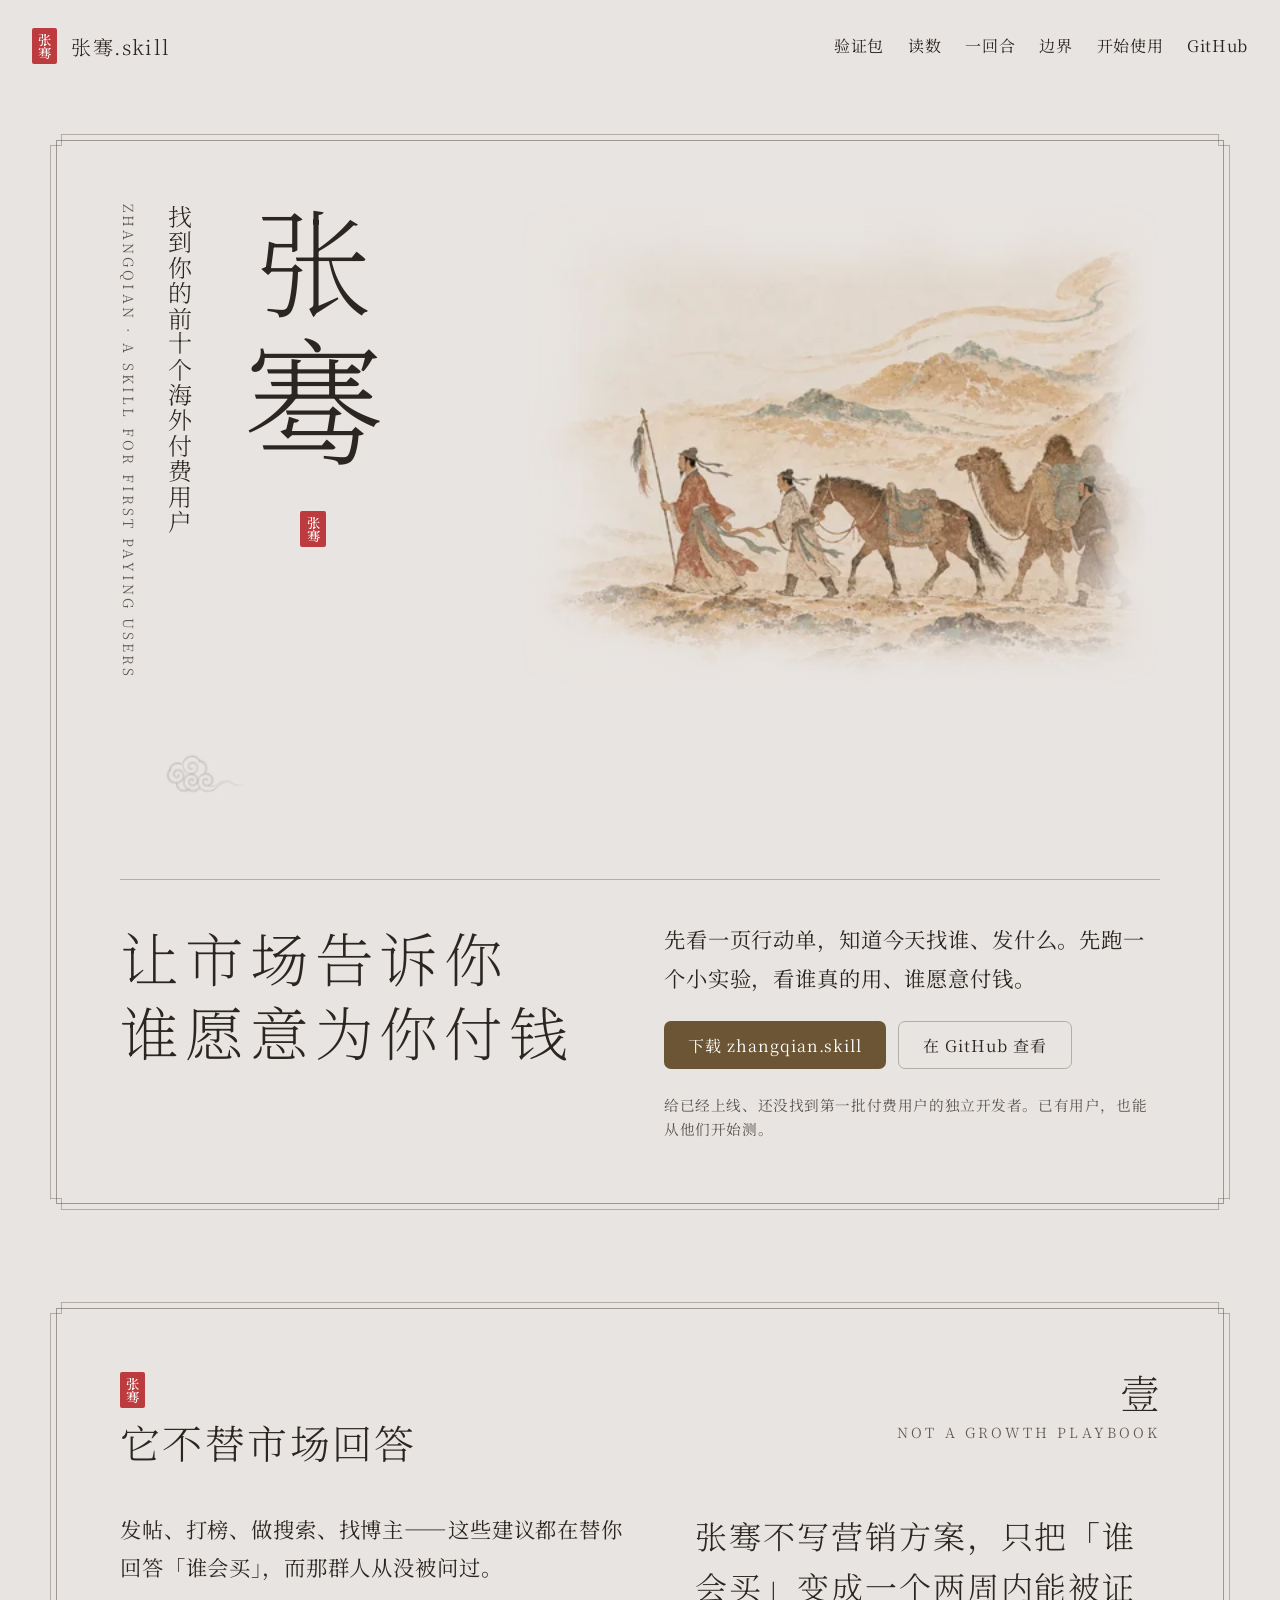
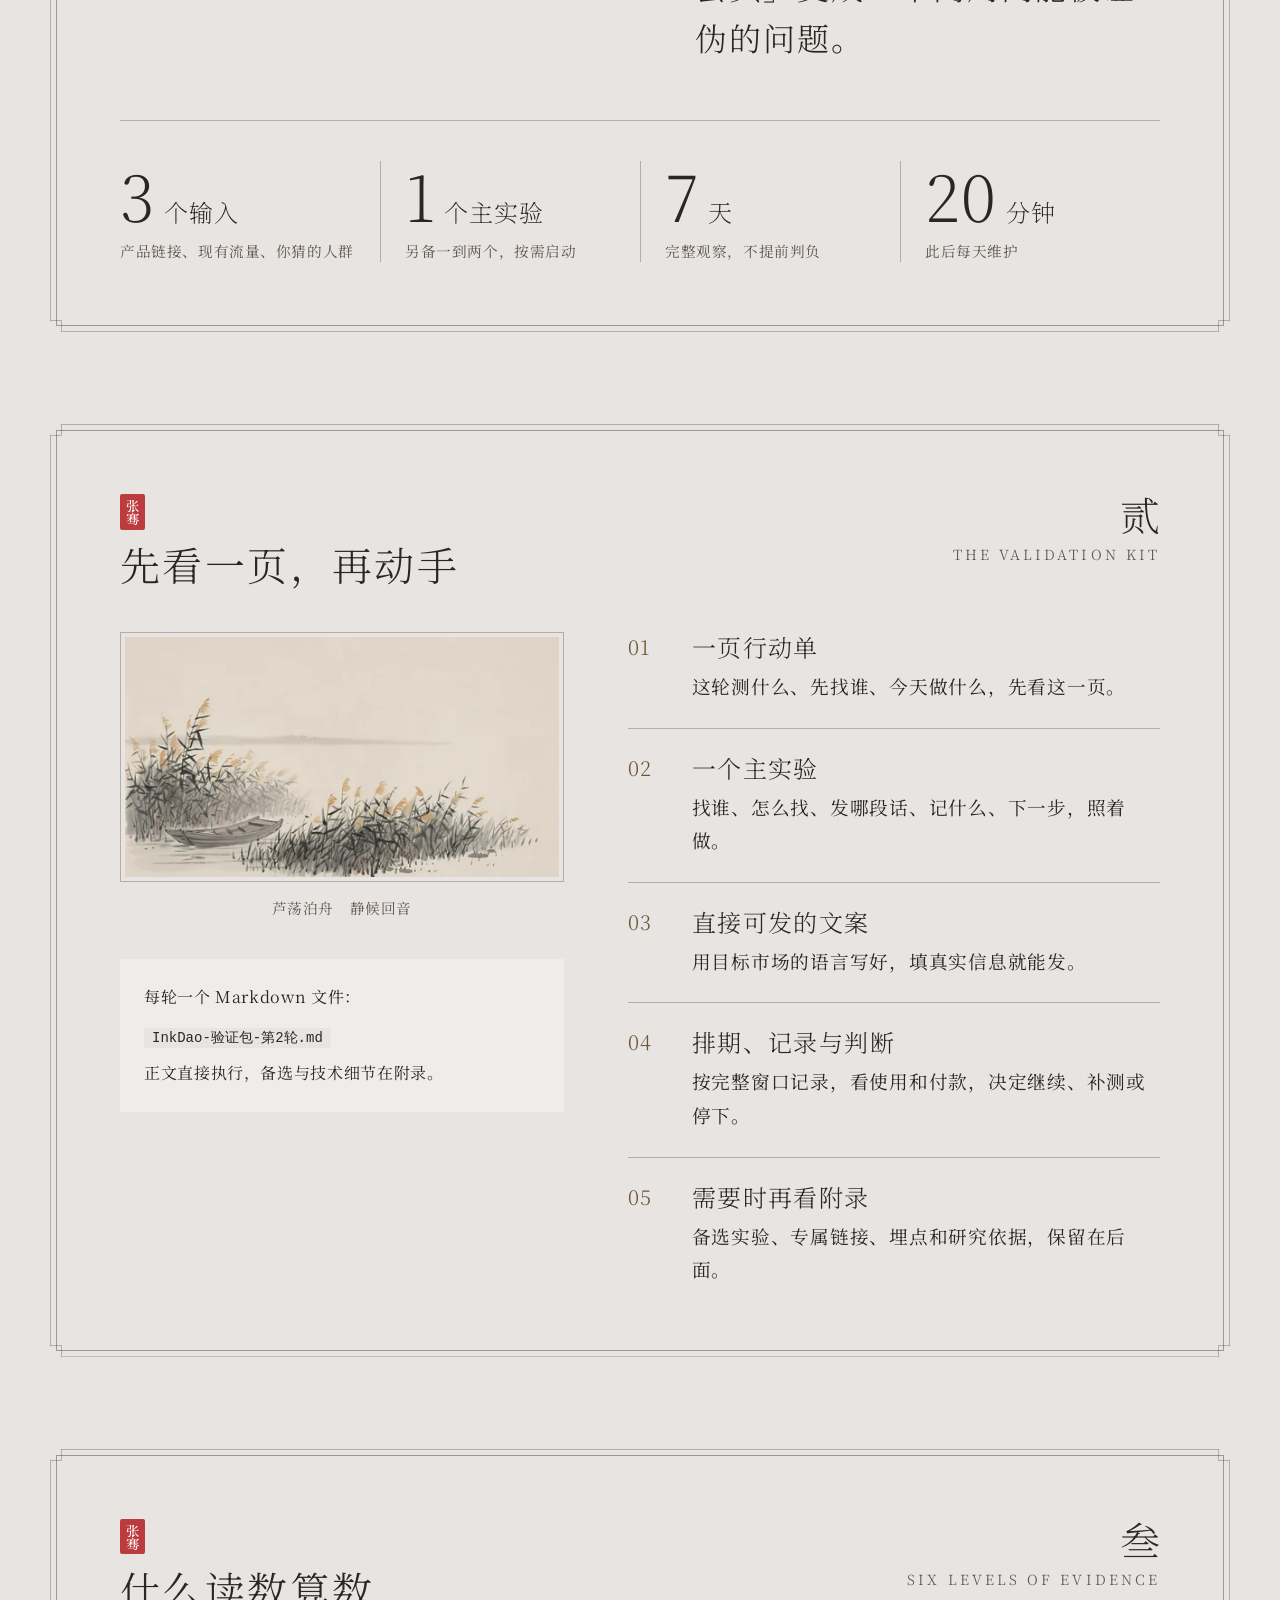
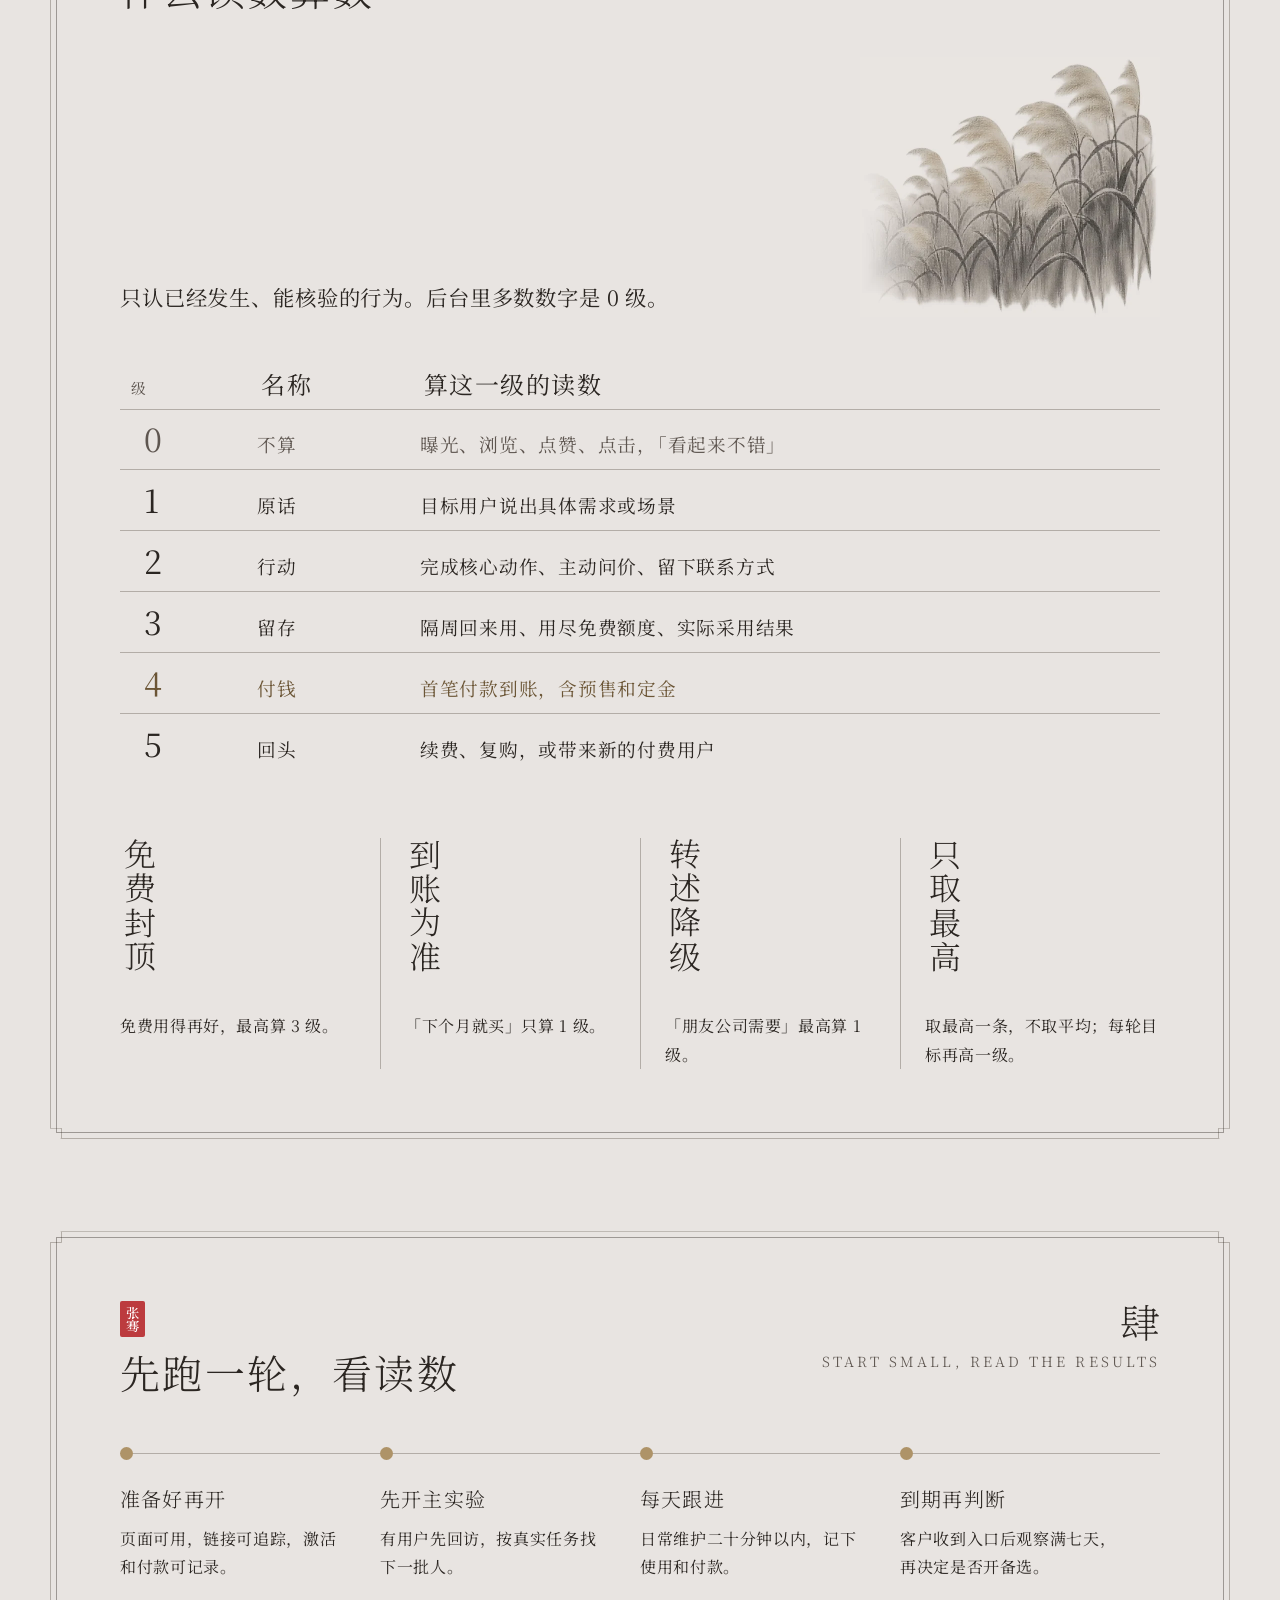
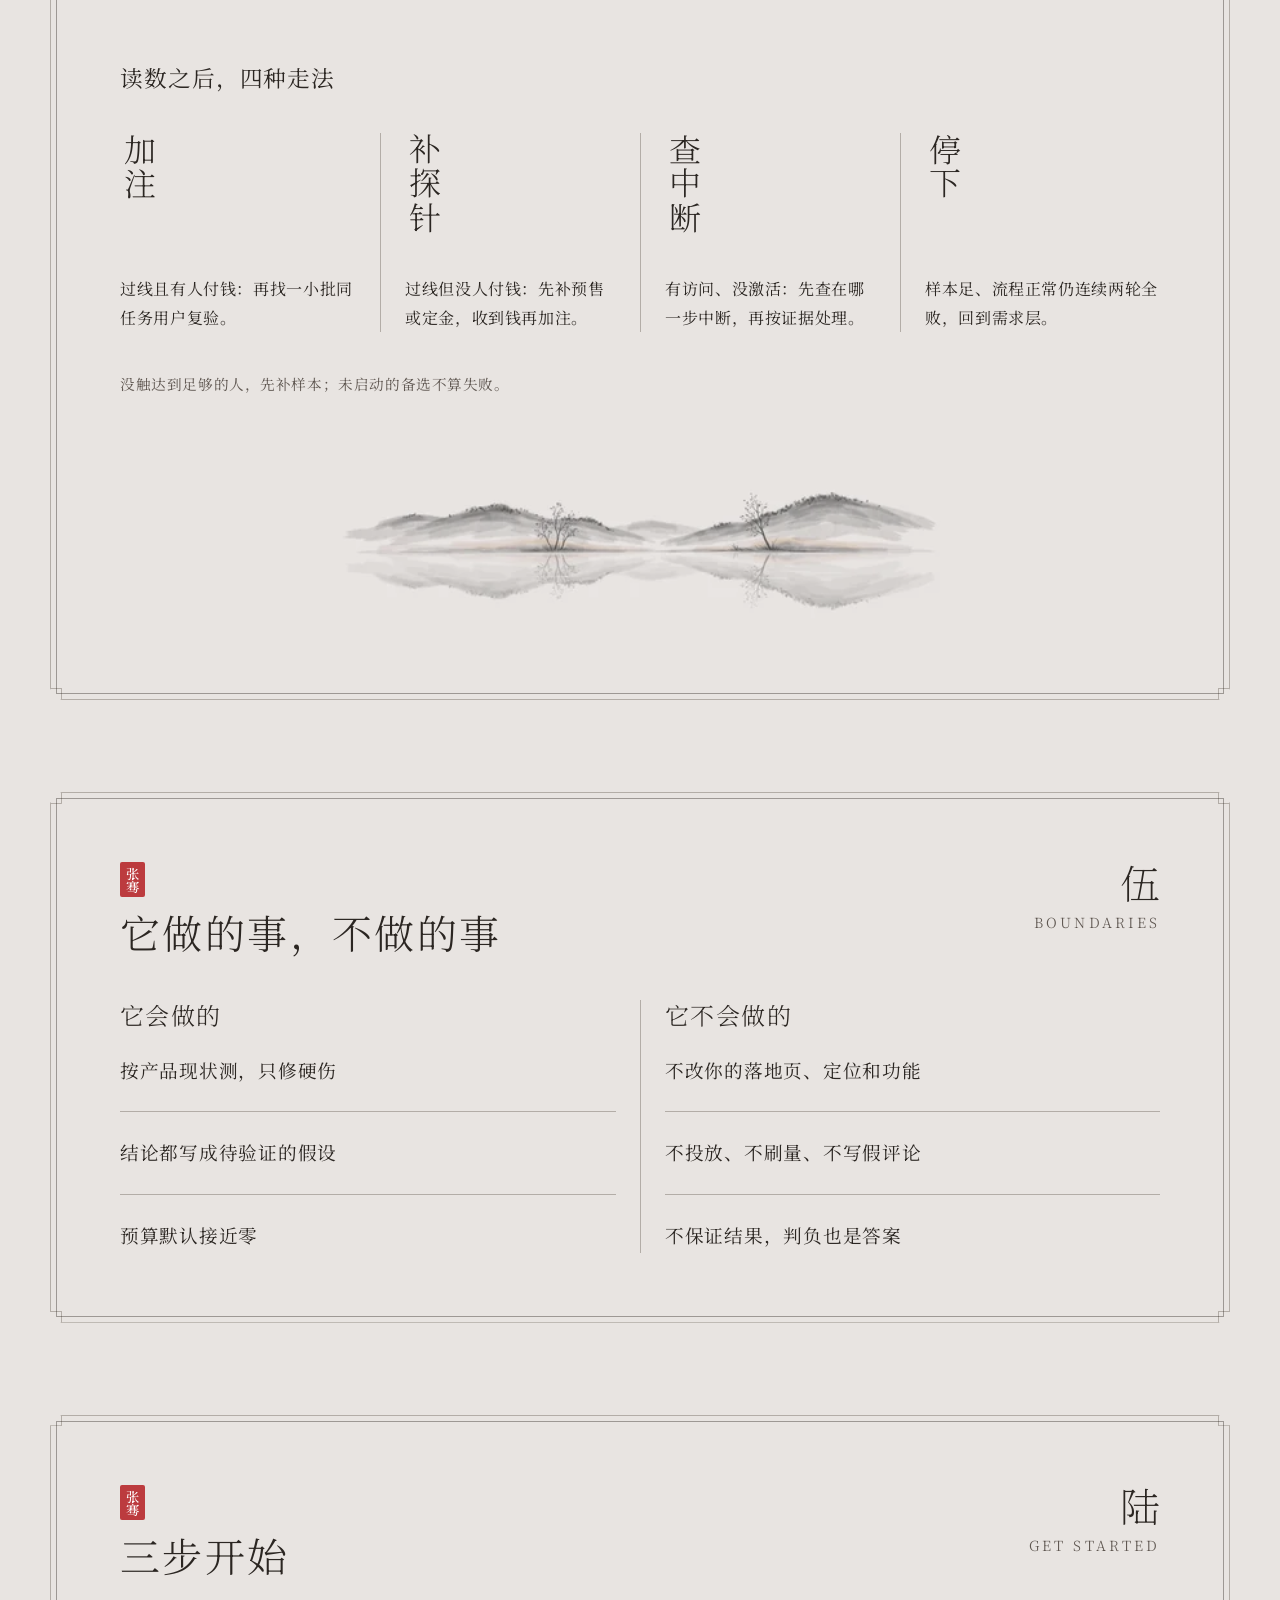
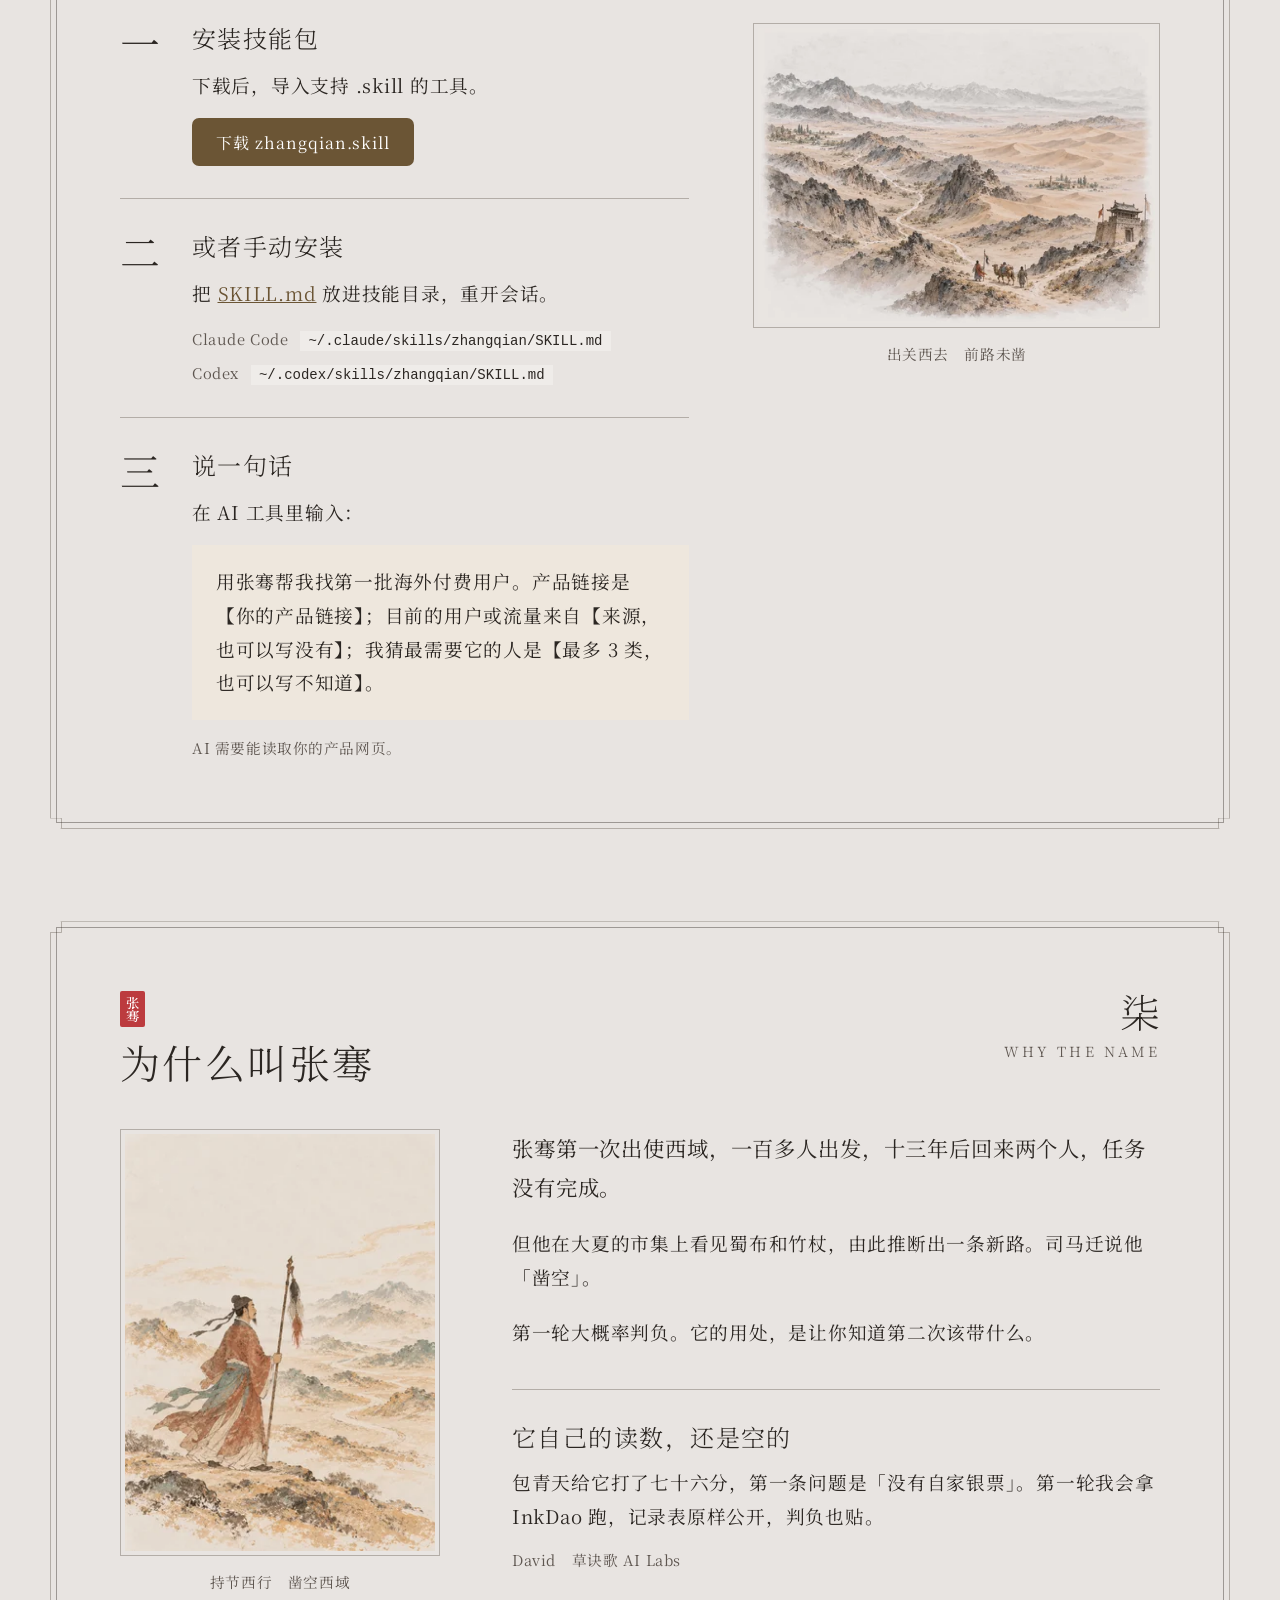
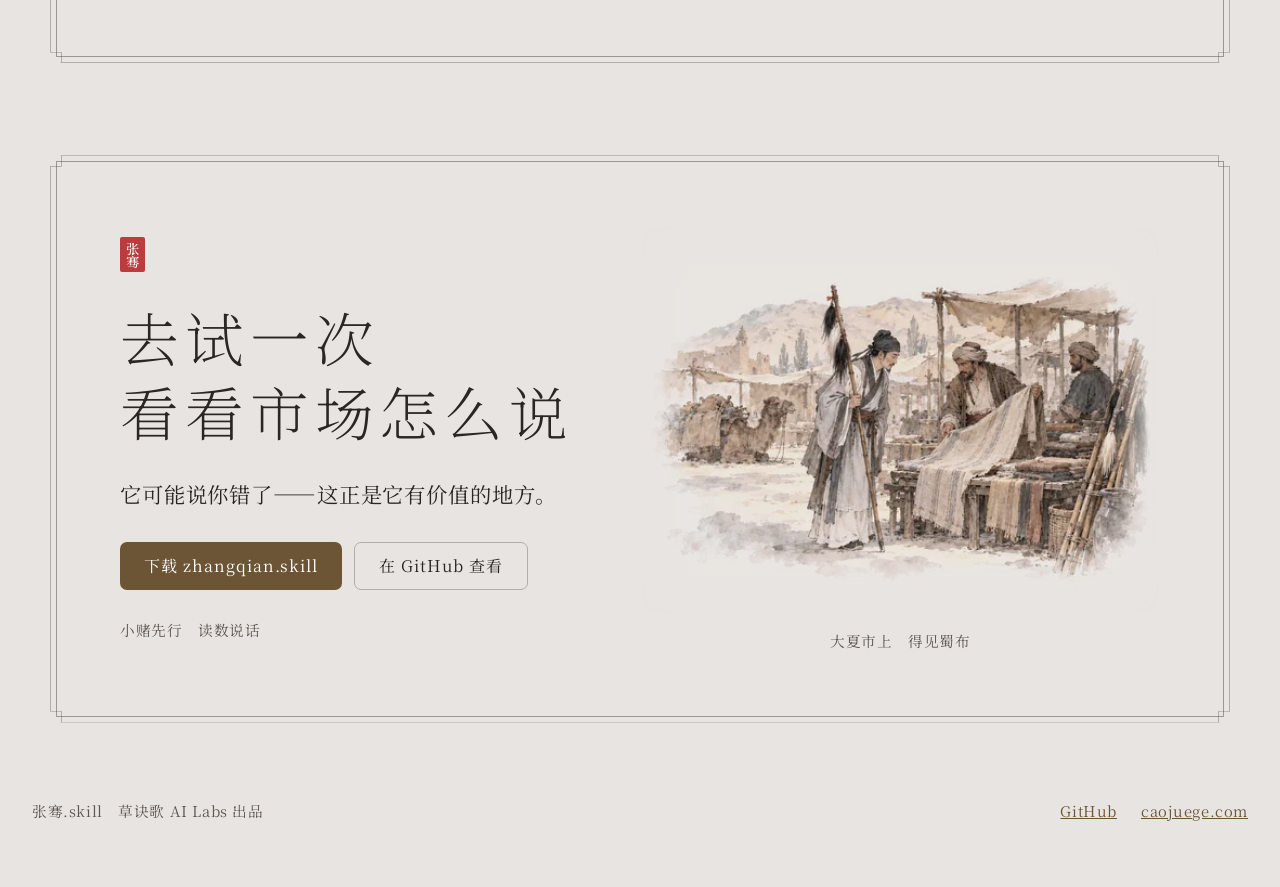
<file: site/index.html>
<!doctype html>
<html lang="zh-CN">
<head>
<meta charset="utf-8">
<meta name="viewport" content="width=device-width, initial-scale=1">
<title>张骞.skill：让市场告诉你，谁愿意为你付钱</title>
<meta name="description" content="为已上线却还不知道谁愿意付钱的产品，设计低成本小实验。张骞.skill 先给一页行动单，先跑一个主实验，备选与技术说明按需查阅。">
<link rel="canonical" href="https://zhangqian.caojuege.com/">
<meta property="og:type" content="website">
<meta property="og:locale" content="zh_CN">
<meta property="og:title" content="张骞.skill：让市场告诉你，谁愿意为你付钱">
<meta property="og:description" content="先看一页行动单，先跑一个小实验。用真实使用和付款，决定下一步。">
<meta property="og:url" content="https://zhangqian.caojuege.com/">
<meta property="og:image" content="https://zhangqian.caojuege.com/assets/hero-1448-e4556adeb8.webp">
<meta name="theme-color" content="#e8e4e1">
<link rel="icon" href="data:image/svg+xml,%3Csvg xmlns='http://www.w3.org/2000/svg' viewBox='0 0 64 64'%3E%3Crect x='4' y='4' width='56' height='56' rx='3' fill='%23bc3b3e'/%3E%3Ctext x='32' y='44' text-anchor='middle' font-size='38' font-family='serif' fill='white'%3E张%3C/text%3E%3C/svg%3E">
<link rel="preconnect" href="https://fonts.googleapis.com">
<link rel="preconnect" href="https://fonts.gstatic.com" crossorigin>
<link href="https://fonts.googleapis.com/css2?family=Noto+Serif+SC:wght@200;300;400;500&amp;display=swap" rel="stylesheet">
<link rel="stylesheet" href="./components.css">
<link rel="stylesheet" href="./styles.css">
<!-- agent-resources:start -->
<link rel="alternate" type="text/markdown" href="https://zhangqian.caojuege.com/index.md">
<link rel="describedby" type="application/json" href="/.well-known/agent-skills/index.json">
<!-- agent-resources:end -->
</head>
<body>
<div class="page">

<header class="topbar">
<a class="brand" href="#top"><span class="sm-seal seal-label">张骞</span><span class="heading-4">张骞.skill</span></a>
<nav aria-label="页面导航">
<ul class="nav body-sm">
<li><a href="#kit">验证包</a></li>
<li><a href="#readout">读数</a></li>
<li><a href="#round">一回合</a></li>
<li><a href="#bounds">边界</a></li>
<li><a href="#start">开始使用</a></li>
<li><a href="https://github.com/ShaohuaDavidLee/zhangqian">GitHub</a></li>
</ul>
</nav>
</header>

<section class="sheet sm-block sm-frame" id="top" aria-label="张骞.skill">
<div class="hero-top">
<div class="hero-left">
<div class="hero-cluster">
<p class="eyebrow sm-latin sm-tate">Zhangqian · A skill for first paying users</p>
<p class="heading-3 sm-tate">找到你的前十个海外付费用户</p>
<div class="hero-name">
<h1 class="display-xl sm-tate">张<span class="swell">骞</span></h1>
<span class="sm-seal seal-label">张骞</span>
</div>
</div>
<img loading="lazy" decoding="async" class="sm-cloud hero-cloud" src="./assets/cloud-320-4c6a1fce47.webp" alt="" aria-hidden="true">
</div>
<img width="1448" height="1086" fetchpriority="high" decoding="async" class="sm-vignette hero-art" srcset="./assets/hero-480-e9946e4633.webp 480w, ./assets/hero-960-de03d65d36.webp 960w, ./assets/hero-1448-e4556adeb8.webp 1448w" sizes="(max-width: 860px) calc(100vw - 76px), 640px" src="./assets/hero-960-de03d65d36.webp" alt="淡彩：张骞持节走在前面，随从牵着马和骆驼跟在后面">
</div>
<div class="hero-band">
<p class="display-md">让市场告诉你<br>谁愿意为你付钱</p>
<div class="hero-copy">
<p class="body-lg">先看一页行动单，知道今天找谁、发什么。先跑一个小实验，看谁真的用、谁愿意付钱。</p>
<div class="cta-row">
<a class="btn btn-primary" href="https://github.com/ShaohuaDavidLee/zhangqian/raw/refs/heads/main/zhangqian.skill">下载 zhangqian.skill</a>
<a class="btn btn-ghost" href="https://github.com/ShaohuaDavidLee/zhangqian">在 GitHub 查看</a>
</div>
<p class="caption sm-muted">给已经上线、还没找到第一批付费用户的独立开发者。已有用户，也能从他们开始测。</p>
</div>
</div>
</section>

<section class="sheet sm-block sm-frame" id="why-not" aria-labelledby="h-why-not">
<div class="sheet-head">
<div class="sm-title"><span class="sm-seal seal-label">张骞</span><h2 class="heading-1" id="h-why-not">它不替市场回答</h2></div>
<div class="sheet-num"><span class="num" aria-hidden="true">壹</span><p class="eyebrow sm-latin">Not a growth playbook</p></div>
</div>
<div class="two-col">
<div class="prose">
<p class="body-lg">发帖、打榜、做搜索、找博主——这些建议都在替你回答「谁会买」，而那群人从没被问过。</p>
</div>
<p class="heading-2 statement">张骞不写营销方案，只把「谁会买」变成一个两周内能被证伪的问题。</p>
</div>
<div class="stats sm-ledger">
<div class="stat"><p class="stat-figure"><span class="stat-num">3</span><span class="stat-unit">个输入</span></p><p class="caption sm-muted">产品链接、现有流量、你猜的人群</p></div>
<div class="stat"><p class="stat-figure"><span class="stat-num">1</span><span class="stat-unit">个主实验</span></p><p class="caption sm-muted">另备一到两个，按需启动</p></div>
<div class="stat"><p class="stat-figure"><span class="stat-num">7</span><span class="stat-unit">天</span></p><p class="caption sm-muted">完整观察，不提前判负</p></div>
<div class="stat"><p class="stat-figure"><span class="stat-num">20</span><span class="stat-unit">分钟</span></p><p class="caption sm-muted">此后每天维护</p></div>
</div>
</section>

<section class="sheet sm-block sm-frame" id="kit" aria-labelledby="h-kit">
<div class="sheet-head">
<div class="sm-title"><span class="sm-seal seal-label">张骞</span><h2 class="heading-1" id="h-kit">先看一页，再动手</h2></div>
<div class="sheet-num"><span class="num" aria-hidden="true">贰</span><p class="eyebrow sm-latin">The validation kit</p></div>
</div>
<div class="kit">
<div class="kit-left">
<figure class="sm-plate"><img loading="lazy" decoding="async" class="sm-plate__img wide-img" srcset="./assets/boat-480-9c7f5a9656.webp 480w, ./assets/boat-960-334d620376.webp 960w, ./assets/boat-1440-71ba9a5fff.webp 1440w" sizes="(max-width: 860px) calc(100vw - 76px), 480px" src="./assets/boat-960-334d620376.webp" alt="淡彩水墨：芦苇丛里泊着一条小船"><figcaption class="caption">芦荡泊舟　静候回音</figcaption></figure>
<div class="file-note">
<p class="body-sm">每轮一个 Markdown 文件：</p>
<p><code>InkDao-验证包-第2轮.md</code></p>
<p class="body-sm">正文直接执行，备选与技术细节在附录。</p>
</div>
</div>
<ol class="sm-list plain">
<li><div class="kit-item"><span class="kit-no sm-marker">01</span><div class="kit-text"><h3 class="heading-3">一页行动单</h3><p class="body">这轮测什么、先找谁、今天做什么，先看这一页。</p></div></div></li>
<li><div class="kit-item"><span class="kit-no sm-marker">02</span><div class="kit-text"><h3 class="heading-3">一个主实验</h3><p class="body">找谁、怎么找、发哪段话、记什么、下一步，照着做。</p></div></div></li>
<li><div class="kit-item"><span class="kit-no sm-marker">03</span><div class="kit-text"><h3 class="heading-3">直接可发的文案</h3><p class="body">用目标市场的语言写好，填真实信息就能发。</p></div></div></li>
<li><div class="kit-item"><span class="kit-no sm-marker">04</span><div class="kit-text"><h3 class="heading-3">排期、记录与判断</h3><p class="body">按完整窗口记录，看使用和付款，决定继续、补测或停下。</p></div></div></li>
<li><div class="kit-item"><span class="kit-no sm-marker">05</span><div class="kit-text"><h3 class="heading-3">需要时再看附录</h3><p class="body">备选实验、专属链接、埋点和研究依据，保留在后面。</p></div></div></li>
</ol>
</div>
</section>

<section class="sheet sm-block sm-frame" id="readout" aria-labelledby="h-readout">
<div class="sheet-head">
<div class="sm-title"><span class="sm-seal seal-label">张骞</span><h2 class="heading-1" id="h-readout">什么读数算数</h2></div>
<div class="sheet-num"><span class="num" aria-hidden="true">叁</span><p class="eyebrow sm-latin">Six levels of evidence</p></div>
</div>
<div class="readout-head">
<p class="body-lg" style="max-width: 640px">只认已经发生、能核验的行为。后台里多数数字是 0 级。</p>
<img loading="lazy" decoding="async" class="sm-vignette reeds" src="./assets/reeds-600-7c4a5cb501.webp" alt="" aria-hidden="true">
</div>
<div class="table-box">
<table class="sm-table">

<thead>
<tr><th class="caption" scope="col">级</th><th class="heading-3" scope="col">名称</th><th class="heading-3" scope="col">算这一级的读数</th></tr>
</thead>
<tbody>
<tr><td class="lv sm-muted">0</td><td class="body sm-muted">不算</td><td class="body sm-muted">曝光、浏览、点赞、点击，「看起来不错」</td></tr>
<tr><td class="lv">1</td><td class="body">原话</td><td class="body">目标用户说出具体需求或场景</td></tr>
<tr><td class="lv">2</td><td class="body">行动</td><td class="body">完成核心动作、主动问价、留下联系方式</td></tr>
<tr><td class="lv">3</td><td class="body">留存</td><td class="body">隔周回来用、用尽免费额度、实际采用结果</td></tr>
<tr><td class="lv sm-accent">4</td><td class="body sm-accent">付钱</td><td class="body sm-accent">首笔付款到账，含预售和定金</td></tr>
<tr><td class="lv">5</td><td class="body">回头</td><td class="body">续费、复购，或带来新的付费用户</td></tr>
</tbody>
</table>
</div>
<div class="rules sm-ledger">
<div class="ledger-col"><h3 class="heading-2 sm-tate sm-tate-start ledger-v">免费封顶</h3><p class="body-sm">免费用得再好，最高算 3 级。</p></div>
<div class="ledger-col"><h3 class="heading-2 sm-tate sm-tate-start ledger-v">到账为准</h3><p class="body-sm">「下个月就买」只算 1 级。</p></div>
<div class="ledger-col"><h3 class="heading-2 sm-tate sm-tate-start ledger-v">转述降级</h3><p class="body-sm">「朋友公司需要」最高算 1 级。</p></div>
<div class="ledger-col"><h3 class="heading-2 sm-tate sm-tate-start ledger-v">只取最高</h3><p class="body-sm">取最高一条，不取平均；每轮目标再高一级。</p></div>
</div>
</section>

<section class="sheet sm-block sm-frame" id="round" aria-labelledby="h-round">
<div class="sheet-head">
<div class="sm-title"><span class="sm-seal seal-label">张骞</span><h2 class="heading-1" id="h-round">先跑一轮，看读数</h2></div>
<div class="sheet-num"><span class="num" aria-hidden="true">肆</span><p class="eyebrow sm-latin">Start small, read the results</p></div>
</div>
<ol class="track plain">
<li class="track-step"><h3 class="heading-4">准备好再开</h3><p class="body-sm">页面可用，链接可追踪，激活和付款可记录。</p></li>
<li class="track-step"><h3 class="heading-4">先开主实验</h3><p class="body-sm">有用户先回访，按真实任务找下一批人。</p></li>
<li class="track-step"><h3 class="heading-4">每天跟进</h3><p class="body-sm">日常维护二十分钟以内，记下使用和付款。</p></li>
<li class="track-step"><h3 class="heading-4">到期再判断</h3><p class="body-sm">客户收到入口后观察满七天，再决定是否开备选。</p></li>
</ol>
<div class="moves">
<p class="subheading">读数之后，四种走法</p>
<div class="sm-ledger">
<div class="ledger-col"><h3 class="heading-2 sm-tate sm-tate-start ledger-v short">加注</h3><p class="body-sm">过线且有人付钱：再找一小批同任务用户复验。</p></div>
<div class="ledger-col"><h3 class="heading-2 sm-tate sm-tate-start ledger-v short">补探针</h3><p class="body-sm">过线但没人付钱：先补预售或定金，收到钱再加注。</p></div>
<div class="ledger-col"><h3 class="heading-2 sm-tate sm-tate-start ledger-v short">查中断</h3><p class="body-sm">有访问、没激活：先查在哪一步中断，再按证据处理。</p></div>
<div class="ledger-col"><h3 class="heading-2 sm-tate sm-tate-start ledger-v short">停下</h3><p class="body-sm">样本足、流程正常仍连续两轮全败，回到需求层。</p></div>
</div>
<p class="caption sm-muted">没触达到足够的人，先补样本；未启动的备选不算失败。</p>
</div>
<img loading="lazy" decoding="async" class="foot-ornament" srcset="./assets/ornament-480-486547d14e.webp 480w, ./assets/ornament-800-1af7bc9769.webp 800w, ./assets/ornament-1240-efc60388f2.webp 1240w" sizes="(max-width: 860px) calc(90vw - 68px), 620px" src="./assets/ornament-800-1af7bc9769.webp" alt="" aria-hidden="true">
</section>

<section class="sheet sm-block sm-frame" id="bounds" aria-labelledby="h-bounds">
<div class="sheet-head">
<div class="sm-title"><span class="sm-seal seal-label">张骞</span><h2 class="heading-1" id="h-bounds">它做的事，不做的事</h2></div>
<div class="sheet-num"><span class="num" aria-hidden="true">伍</span><p class="eyebrow sm-latin">Boundaries</p></div>
</div>
<div class="bounds sm-ledger">
<div class="bounds-col">
<h3 class="heading-3">它会做的</h3>
<ul class="sm-list plain">
<li><p class="body">按产品现状测，只修硬伤</p></li>
<li><p class="body">结论都写成待验证的假设</p></li>
<li><p class="body">预算默认接近零</p></li>
</ul>
</div>
<div class="bounds-col">
<h3 class="heading-3">它不会做的</h3>
<ul class="sm-list plain">
<li><p class="body">不改你的落地页、定位和功能</p></li>
<li><p class="body">不投放、不刷量、不写假评论</p></li>
<li><p class="body">不保证结果，判负也是答案</p></li>
</ul>
</div>
</div>
</section>

<section class="sheet sm-block sm-frame" id="start" aria-labelledby="h-start">
<div class="sheet-head">
<div class="sm-title"><span class="sm-seal seal-label">张骞</span><h2 class="heading-1" id="h-start">三步开始</h2></div>
<div class="sheet-num"><span class="num" aria-hidden="true">陆</span><p class="eyebrow sm-latin">Get started</p></div>
</div>
<div class="start">
<ol class="steps">
<li class="step"><span class="num" aria-hidden="true">一</span><div class="step-body"><h3 class="heading-3">安装技能包</h3><p class="body">下载后，导入支持 .skill 的工具。</p><a class="btn btn-primary" href="https://github.com/ShaohuaDavidLee/zhangqian/raw/refs/heads/main/zhangqian.skill">下载 zhangqian.skill</a></div></li>
<li class="step"><span class="num" aria-hidden="true">二</span><div class="step-body"><h3 class="heading-3">或者手动安装</h3><p class="body">把 <a href="https://github.com/ShaohuaDavidLee/zhangqian/blob/main/SKILL.md">SKILL.md</a> 放进技能目录，重开会话。</p><ul class="paths"><li><span class="caption sm-muted">Claude Code</span><code>~/.claude/skills/zhangqian/SKILL.md</code></li><li><span class="caption sm-muted">Codex</span><code>~/.codex/skills/zhangqian/SKILL.md</code></li></ul></div></li>
<li class="step"><span class="num" aria-hidden="true">三</span><div class="step-body"><h3 class="heading-3">说一句话</h3><p class="body">在 AI 工具里输入：</p><blockquote class="callout"><p class="body">用张骞帮我找第一批海外付费用户。产品链接是【你的产品链接】；目前的用户或流量来自【来源，也可以写没有】；我猜最需要它的人是【最多 3 类，也可以写不知道】。</p></blockquote><p class="caption sm-muted">AI 需要能读取你的产品网页。</p></div></li>
</ol>
<figure class="sm-plate"><img loading="lazy" decoding="async" class="sm-plate__img" style="aspect-ratio: 4/3" srcset="./assets/journey-480-9bdb448f66.webp 480w, ./assets/journey-960-b4729a4202.webp 960w, ./assets/journey-1448-32de220412.webp 1448w" sizes="(max-width: 860px) calc(100vw - 76px), 480px" src="./assets/journey-960-b4729a4202.webp" alt="淡彩水墨：关隘之外，一条小路伸进戈壁和沙丘，张骞一行正走出关去"><figcaption class="caption">出关西去　前路未凿</figcaption></figure>
</div>
</section>

<section class="sheet sm-block sm-frame" id="name" aria-labelledby="h-name">
<div class="sheet-head">
<div class="sm-title"><span class="sm-seal seal-label">张骞</span><h2 class="heading-1" id="h-name">为什么叫张骞</h2></div>
<div class="sheet-num"><span class="num" aria-hidden="true">柒</span><p class="eyebrow sm-latin">Why the name</p></div>
</div>
<div class="why">
<div class="strip-wrap"><figure class="sm-plate"><img loading="lazy" decoding="async" class="sm-plate__img strip" srcset="./assets/envoy-320-4ebae705f8.webp 320w, ./assets/envoy-640-c892847966.webp 640w, ./assets/envoy-960-9922ab29b0.webp 960w" sizes="(max-width: 860px) 300px, 320px" src="./assets/envoy-960-9922ab29b0.webp" alt="淡彩水墨：张骞持旄节立于戈壁山脊，望向西域山川与前路"><figcaption class="caption">持节西行　凿空西域</figcaption></figure></div>
<div>
<div class="prose">
<p class="body-lg">张骞第一次出使西域，一百多人出发，十三年后回来两个人，任务没有完成。</p>
<p class="body">但他在大夏的市集上看见蜀布和竹杖，由此推断出一条新路。司马迁说他「凿空」。</p>
<p class="body">第一轮大概率判负。它的用处，是让你知道第二次该带什么。</p>
</div>
<div class="self-note">
<h3 class="heading-3">它自己的读数，还是空的</h3>
<p class="body">包青天给它打了七十六分，第一条问题是「没有自家银票」。第一轮我会拿 InkDao 跑，记录表原样公开，判负也贴。</p>
<p class="caption sm-muted">David　草诀歌 AI Labs</p>
</div>
</div>
</div>
</section>

<section class="sheet sm-block sm-frame" id="end" aria-labelledby="h-end">
<div class="closing">
<div class="closing-copy">
<span class="sm-seal seal-label">张骞</span>
<h2 class="display-md" id="h-end">去试一次<br>看看市场怎么说</h2>
<p class="body-lg">它可能说你错了——这正是它有价值的地方。</p>
<div class="cta-row">
<a class="btn btn-primary" href="https://github.com/ShaohuaDavidLee/zhangqian/raw/refs/heads/main/zhangqian.skill">下载 zhangqian.skill</a>
<a class="btn btn-ghost" href="https://github.com/ShaohuaDavidLee/zhangqian">在 GitHub 查看</a>
</div>
<p class="caption sm-muted">小赌先行　读数说话</p>
</div>
<figure style="display: flex; flex-direction: column; gap: 14px"><img loading="lazy" decoding="async" class="sm-vignette closing-art" srcset="./assets/market-480-7733fa9f40.webp 480w, ./assets/market-960-52a7b176de.webp 960w, ./assets/market-1448-96a40d54ae.webp 1448w" sizes="(max-width: 860px) calc(100vw - 76px), 520px" src="./assets/market-960-52a7b176de.webp" alt="淡彩水墨：大夏的市集上，张骞俯身看商人摊开的布匹，摊边立着一排竹杖"><figcaption class="caption sm-muted" style="text-align: center">大夏市上　得见蜀布</figcaption></figure>
</div>
</section>

<footer class="foot">
<p class="caption sm-muted">张骞.skill　草诀歌 AI Labs 出品</p>
<ul class="foot-links caption">
<li><a href="https://github.com/ShaohuaDavidLee/zhangqian">GitHub</a></li>
<li><a href="https://caojuege.com">caojuege.com</a></li>
</ul>
</footer>

</div>
</body>
</html>
</file>
<file: site/components.css>
/* 彩色水墨亭 — 立轴式版面的处理样式。
 * 每一笔颜色、每一个尺寸都读 token；字号、字重、行高来自 tokens 里的文字样式类
 * （.heading-1、.body、.caption…），这里只写「处理」。 */

body {
  margin: 0;
  background: var(--card);
  color: var(--body);
  font-family: var(--font-serif);
  -webkit-font-smoothing: antialiased;
}

/* ── 页：一张 1280×720 的纸。缩放时缩整张画布，不改里面的数。 ── */
.sm-slide {
  position: relative;
  box-sizing: border-box;
  width: 1280px;
  height: 720px;
  padding: var(--card-padding);
  background: var(--card);
  color: var(--body);
  font-family: var(--font-serif);
  overflow: hidden;
}
.sm-slide h1, .sm-slide h2, .sm-slide h3, .sm-slide h4, .sm-slide p,
.sm-block h1, .sm-block h2, .sm-block h3, .sm-block h4, .sm-block p { margin: 0; }
.sm-slide p, .sm-block p { line-break: strict; }

/* 不带界框的局部：只取纸色与内边距。 */
.sm-block {
  box-sizing: border-box;
  padding: var(--card-padding);
  background: var(--card);
  color: var(--body);
  font-family: var(--font-serif);
}

/* ── 一 · 双线界框：外线是 neutral-border 的发丝线，四角切成小台阶；内线是压淡的 ink。 ── */
.sm-frame::before,
.sm-frame::after {
  content: "";
  position: absolute;
  z-index: 1;
  pointer-events: none;
}
/* 外线：在内线之外 frame-gap 处，四角各切掉一个 frame-notch 见方的角，再用八段小台阶补上缺口。 */
.sm-frame::before {
  --l: linear-gradient(var(--neutral-border), var(--neutral-border));
  --step: calc(var(--frame-notch) + var(--hairline));
  inset: calc(var(--frame-inset) - var(--frame-gap));
  border: var(--hairline) solid var(--neutral-border);
  clip-path: polygon(
    var(--frame-notch) 0, calc(100% - var(--frame-notch)) 0, calc(100% - var(--frame-notch)) var(--frame-notch),
    100% var(--frame-notch), 100% calc(100% - var(--frame-notch)), calc(100% - var(--frame-notch)) calc(100% - var(--frame-notch)),
    calc(100% - var(--frame-notch)) 100%, var(--frame-notch) 100%, var(--frame-notch) calc(100% - var(--frame-notch)),
    0 calc(100% - var(--frame-notch)), 0 var(--frame-notch), var(--frame-notch) var(--frame-notch)
  );
  background:
    var(--l) left 0 top var(--frame-notch) / var(--step) var(--hairline) no-repeat border-box,
    var(--l) left var(--frame-notch) top 0 / var(--hairline) var(--step) no-repeat border-box,
    var(--l) right 0 top var(--frame-notch) / var(--step) var(--hairline) no-repeat border-box,
    var(--l) right var(--frame-notch) top 0 / var(--hairline) var(--step) no-repeat border-box,
    var(--l) left 0 bottom var(--frame-notch) / var(--step) var(--hairline) no-repeat border-box,
    var(--l) left var(--frame-notch) bottom 0 / var(--hairline) var(--step) no-repeat border-box,
    var(--l) right 0 bottom var(--frame-notch) / var(--step) var(--hairline) no-repeat border-box,
    var(--l) right var(--frame-notch) bottom 0 / var(--hairline) var(--step) no-repeat border-box;
}
/* 内线：离页边 frame-inset 的一圈完整的线。 */
.sm-frame::after {
  inset: var(--frame-inset);
  border: var(--hairline) solid var(--ink);
  opacity: var(--frame-inner-opacity);
}

/* ── 二 · 朱印：一枚小方印，seal 色只在这里出现。 ── */
.sm-seal {
  display: inline-block;
  writing-mode: vertical-rl;
  padding-inline: var(--seal-pad-inline);
  padding-block: var(--seal-pad-block);
  border-radius: var(--radius-seal);
  background: var(--seal);
  color: var(--on-seal);
  white-space: nowrap;
}
/* 朱印＋横排标题：印在上，题在下，贴在一起读作一个单元。 */
.sm-title { display: flex; flex-direction: column; align-items: flex-start; gap: var(--hug-gap); }

/* 时间轴的轨：一条发丝线穿过每一步的印。 */
.sm-seal-track {
  display: flex;
  justify-content: center;
  background: linear-gradient(var(--neutral-border), var(--neutral-border)) center / 100% var(--hairline) no-repeat;
}
.sm-timeline { display: grid; grid-auto-flow: column; grid-auto-columns: 1fr; }
.sm-timeline__step { display: flex; flex-direction: column; align-items: stretch; gap: var(--cell-block-gap); text-align: center; }

/* ── 三 · 竖排题：宋体竖排，汉字直立。 ── */
.sm-tate {
  writing-mode: vertical-rl;
  text-orientation: mixed;
  letter-spacing: 0.1em;
  line-height: 1.08;
}
/* 竖排大题要留出放大那个字的行宽。 */
.sm-tate.display-xl, .sm-tate.display-lg, .sm-tate.display-md { line-height: 1.3; }
/* 单列竖排，从格子的左缘挂下来（列首压在左对齐的释文上方）。 */
.sm-tate-start { writing-mode: vertical-lr; }

/* 疏排的英文眉题：全大写，字重 300。 */
.sm-latin {
  text-transform: uppercase;
  letter-spacing: 0.22em;
  font-weight: 300;
  color: var(--body-muted);
}

/* ── 四 · 挂轴签：窄框、内线，顶上一根绳一个环。 ── */
.sm-tab {
  position: relative;
  box-sizing: border-box;
  display: flex;
  flex-direction: column;
  align-items: center;
  gap: var(--cell-block-gap);
  min-width: var(--tab-min-width);
  padding: var(--tab-pad-block) var(--tab-pad-inline);
  border: var(--hairline) solid var(--neutral-border);
  border-radius: var(--radius-none);
  box-shadow: var(--tab-keyline);
}
.sm-tab::before {
  content: "";
  position: absolute;
  left: calc(50% - var(--hairline) / 2);
  top: calc(-1 * var(--tab-cord));
  width: var(--hairline);
  height: var(--tab-cord);
  background: var(--neutral-border);
}
.sm-tab::after {
  content: "";
  position: absolute;
  left: calc(50% - var(--tab-ring) / 2);
  top: calc(-1 * (var(--tab-cord) + var(--tab-ring)));
  width: var(--tab-ring);
  height: var(--tab-ring);
  border: var(--hairline) solid var(--neutral-border);
  border-radius: var(--radius-round);
  box-sizing: border-box;
}
.sm-tab .sm-tate { width: fit-content; margin-inline: auto; }
.sm-tab__rule {
  flex: none;
  width: 33%;
  height: var(--divider-thickness);
  margin: 0;
  border: 0;
  border-radius: calc(var(--divider-thickness) / 2);
  background: var(--neutral-border);
}

/* ── 五 · 铜月：一个 bronze 色的圆。 ── */
.sm-moon {
  display: block;
  aspect-ratio: 1;
  border-radius: var(--radius-round);
  background: var(--bronze);
}

/* ── 六 · 条幅：画心裱成立轴——一圈窄衬纸，一条发丝边线。 ── */
.sm-plate { margin: 0; display: flex; flex-direction: column; gap: var(--cell-block-gap); }
.sm-plate__img {
  display: block;
  box-sizing: border-box;
  width: 100%;
  border: var(--hairline) solid var(--neutral-border);
  padding: var(--plate-mat);
  background-color: var(--card);
  object-fit: cover;
}
/* 还没有画的画心：衬纸之内铺 mist。 */
.sm-plate__img--empty {
  background: linear-gradient(var(--mist), var(--mist)) content-box, var(--card);
}
.sm-plate figcaption { text-align: center; color: var(--body-muted); }

/* ── 七 · 大写数目与数据大字的字形处理都在文字样式里（.numeral、.metric）。 ── */
.sm-metric { display: flex; flex-direction: column; align-items: center; gap: var(--hug-gap); text-align: center; }
.sm-metric .caption { color: var(--body-muted); }

/* ── 台账：表格、数据接缝、并列栏之间的发丝线。 ── */
.sm-ledger { display: grid; grid-auto-flow: column; grid-auto-columns: 1fr; }
.sm-ledger > * { padding-inline: calc(var(--grid-gap-lg) / 2); }
.sm-ledger > * + * { border-left: var(--hairline) solid var(--neutral-border); }
.sm-ledger > :first-child { padding-inline-start: 0; }
.sm-ledger > :last-child { padding-inline-end: 0; }

.sm-table { width: 100%; border-collapse: collapse; }
.sm-table th, .sm-table td {
  padding: var(--table-pad-block) var(--table-pad-inline);
  border-bottom: var(--hairline) solid var(--neutral-border);
  text-align: left;
  vertical-align: baseline;
  font-weight: inherit;
}
.sm-table tr:last-child td { border-bottom: 0; }
.sm-table th.caption { color: var(--body-muted); }
/* 要突出的那一列（通常是最新的一期）换成 accent。 */
.sm-table .sm-accent, .sm-accent { color: var(--accent); }

/* 条目清单：一行一个条目，条目之间一条横向发丝线。 */
.sm-list { display: flex; flex-direction: column; }
.sm-list > * { display: flex; flex-direction: column; gap: var(--cell-block-gap); padding-block: var(--cell-padding); }
.sm-list > * + * { border-top: var(--hairline) solid var(--neutral-border); }
.sm-list > :first-child { padding-block-start: 0; }
.sm-list > :last-child { padding-block-end: 0; }

/* ── 八 · 云纹：一朵淡淡的线描祥云，不压字。大画四边晕开，不加框。 ── */
.sm-cloud { display: block; object-fit: contain; opacity: var(--cloud-opacity); }
.sm-vignette { display: block; object-fit: cover; }

/* ── 位置图：线描的平面示意，水面铺 mist，位置用 bronze 的小环标出。 ── */
.sm-map { display: block; width: 100%; height: auto; overflow: visible; font-family: var(--font-serif); }
.sm-map__water { fill: var(--mist); fill-opacity: 0.7; stroke: var(--neutral-border); stroke-width: 1; }
.sm-map__isle { fill: color-mix(in srgb, var(--neutral-border) 22%, var(--card)); stroke: var(--neutral-border); stroke-width: 0.75; }
.sm-map__line { fill: none; stroke: var(--neutral-border); stroke-width: 1; }
.sm-map__shore { fill: var(--body-muted); font-size: 11px; letter-spacing: 0.2em; }
.sm-map__ring { fill: var(--card); stroke: var(--bronze); stroke-width: 2; }
.sm-map__site--on .sm-map__ring { fill: var(--bronze); }
.sm-map__name { fill: var(--body); font-size: 13px; letter-spacing: 0.08em; }
.sm-map__site:focus-visible { outline: none; }
.sm-map__site:focus-visible .sm-map__focus { stroke: var(--accent); stroke-width: 1.25; stroke-dasharray: 2 2; }
.sm-map__focus { fill: none; stroke: none; }

/* ── 版面的两个小规矩 ── */
.sm-measure { max-width: var(--measure); }
.sm-gap { margin-block-start: var(--section-gap); }
.sm-muted { color: var(--body-muted); }
.sm-marker { color: var(--accent); }

/* ── 图表：柱用 stone，高亮的柱用 bronze；线与面积用 accent。 ── */
.sm-chart { display: block; width: 100%; height: auto; overflow: visible; }
.sm-chart__bar { fill: var(--stone); }
.sm-chart__bar--hi { fill: var(--bronze); }
.sm-chart__line { fill: none; stroke: var(--accent); stroke-width: 2.25; stroke-linejoin: round; stroke-linecap: round; }
.sm-chart__area-stop { stop-color: var(--accent); }
.sm-chart__area { opacity: var(--area-fill-opacity); }
.sm-chart__grid { stroke: var(--line); stroke-width: var(--hairline); }
.sm-chart__label { fill: var(--body-muted); }
</file>
<file: site/styles.css>
:root{
--accent:#6B5535;--bronze:#AE9368;--stone:#C3BFBB;--ink:#2B2622;--mist:#DCD7D2;--seal:#BC3B3E;--card:#E8E4E1;--surface:#EFECE9;--neutral-background:#DBD7D4;--accent-muted:#EEE7DD;--shape-background:#DFD4CC;--neutral-border:#B3ADA7;--line:#C5BAB2;--card-border:#E5E0DF;--body:#2B2622;--heading:#2B2622;--body-muted:#5E5650;--on-accent:#FFFFFF;--on-seal:#FFFFFF;--accent-dim:#513B1B;--accent-light:#846E4E;--bronze-readable:#856D47;--stone-readable:#6C6660;--mist-readable:#736659;--link:#6B5535;--link-hover:#8D7046;
--font-serif:"Noto Serif SC","Songti SC",SimSun,serif;
--hairline:1px;--divider-thickness:2px;--frame-inset:32px;--frame-gap:6px;--frame-notch:10.67px;--card-padding:96px;--cell-padding:24px;--grid-gap-sm:16px;--grid-gap-md:32px;--grid-gap-lg:48px;--hug-gap:9.67px;--list-gap:6px;--cell-block-gap:14px;--subheading-gap-below:17px;--block-gap:21.33px;--heading-gap-below:23.67px;--heading-gap-above:40.67px;--section-gap:42.67px;--seal-pad-inline:4px;--seal-pad-block:5.33px;--plate-mat:4px;--tab-pad-inline:8px;--tab-pad-block:21.33px;--tab-min-width:72px;--tab-cord:18.67px;--tab-ring:8px;--table-pad-block:0.4em;--table-pad-inline:0.75em;--measure:440px;
--radius-none:0px;--radius-box:1px;--radius-seal:2px;--radius-button:7px;--radius-round:50%;
--focus-ring:0 0 0 3px #6B5535;--tab-keyline:inset 0 0 0 4px #E8E4E1, inset 0 0 0 5px #B3ADA7;
--frame-inner-opacity:0.4;--cloud-opacity:0.75;--shape-fill-opacity:0.5;--area-fill-opacity:0.15;
}
body{margin:0;background:#E8E4E1;color:#2B2622;font-family:"Noto Serif SC","Songti SC",SimSun,serif}
a{color:#6B5535}a:hover{color:#8D7046}
a:focus-visible{outline:none;box-shadow:0 0 0 3px #6B5535}
.display-xl{font-size:117.33px;line-height:1;font-weight:200;letter-spacing:0.1em}
.display-lg{font-size:77.33px;line-height:1;font-weight:200;letter-spacing:0.1em}
.display-md{font-size:58.67px;line-height:1.25;font-weight:200;letter-spacing:0.1em}
.heading-1{font-size:40px;line-height:1.25;font-weight:300;letter-spacing:0.06em}
.heading-2{font-size:32px;line-height:1.25;font-weight:300;letter-spacing:0.06em}
.heading-3{font-size:24px;line-height:1.25;font-weight:300;letter-spacing:0.06em}
.heading-4{font-size:20px;line-height:1.25;font-weight:300;letter-spacing:0.06em}
.subheading{font-size:22.67px;line-height:1.35;font-weight:400;letter-spacing:0.04em}
.body-lg{font-size:21.33px;line-height:1.8;font-weight:400;letter-spacing:0.04em}
.body{font-size:18.67px;line-height:1.8;font-weight:400;letter-spacing:0.04em}
.body-sm{font-size:16px;line-height:1.8;font-weight:400;letter-spacing:0.04em}
.caption{font-size:14.67px;line-height:1.6;font-weight:400;letter-spacing:0.04em}
.eyebrow{font-size:14px;line-height:1.2;font-weight:300;letter-spacing:0.22em}
.seal-label{font-size:13.33px;line-height:1.1;font-weight:500;letter-spacing:0.06em}
p,h1,h2,h3,h4,figure,ul,ol,blockquote{margin:0}
p{line-break:strict}

.page{max-width:1280px;margin:0 auto;padding:0 24px 56px;box-sizing:border-box;display:flex;flex-direction:column;gap:40px}
.topbar{display:flex;flex-wrap:wrap;align-items:center;justify-content:space-between;gap:12px 32px;padding:24px 8px 0}
.brand{display:inline-flex;align-items:center;gap:14px;min-height:44px;color:#2B2622;text-decoration:none}
.brand:hover{color:#2B2622}
.nav{display:flex;flex-wrap:wrap;gap:0 24px;list-style:none;padding:0}
.nav a{display:inline-flex;align-items:center;min-height:44px;color:#2B2622;text-decoration:none}
.nav a:hover{color:#8D7046}
.sheet{position:relative}
.sheet-head{display:flex;justify-content:space-between;align-items:flex-start;gap:24px}
.sheet-num{display:flex;flex-direction:column;align-items:flex-end;gap:12px;text-align:right}
.num{font-size:40px;font-weight:200;line-height:1;letter-spacing:0}
.btn{display:inline-flex;align-items:center;justify-content:center;box-sizing:border-box;min-height:48px;padding:0 24px;border-radius:7px;font-size:16px;letter-spacing:0.06em;text-decoration:none;white-space:nowrap}
.btn-primary{background:#6B5535;color:#FFFFFF}
.btn-primary:hover{background:#513B1B;color:#FFFFFF}
.btn-ghost{border:1px solid #B3ADA7;color:#2B2622;background:transparent}
.btn-ghost:hover{background:#EFECE9;color:#2B2622}
.cta-row{display:flex;flex-wrap:wrap;gap:12px}
.plain{list-style:none;padding:0}

.hero-top{display:grid;grid-template-columns:auto minmax(0,1fr);gap:48px;align-items:stretch}
.hero-left{display:flex;flex-direction:column;justify-content:space-between;gap:40px}
.hero-cluster{display:flex;align-items:flex-start;gap:28px}
.hero-name{display:flex;flex-direction:column;align-items:center;gap:28px}
.swell{font-size:138.67px}
.hero-art{width:100%;max-width:640px;aspect-ratio:4/3;justify-self:end}
.hero-cloud{width:157px;height:112px}
.hero-band{display:grid;grid-template-columns:minmax(0,1fr) minmax(0,1fr);gap:48px;margin-top:48px;padding-top:40px;border-top:1px solid #B3ADA7}
.hero-copy{display:flex;flex-direction:column;gap:24px}

.two-col{display:grid;grid-template-columns:minmax(0,1.1fr) minmax(0,1fr);gap:64px;margin-top:42.67px;align-items:start}
.prose{display:flex;flex-direction:column;gap:21.33px}
.statement{line-height:1.6}
.stats{margin-top:56px;padding-top:40px;border-top:1px solid #B3ADA7}
.stat{display:flex;flex-direction:column;gap:10px}
.stat-figure{display:flex;align-items:baseline;gap:8px;white-space:nowrap}
.stat-num{font-size:64px;font-weight:200;line-height:1.05;letter-spacing:0.02em}
.stat-unit{font-size:24px;font-weight:200;letter-spacing:0.04em}

.kit{display:grid;grid-template-columns:minmax(0,5fr) minmax(0,6fr);gap:64px;margin-top:42.67px;align-items:start}
.kit-left{display:flex;flex-direction:column;gap:40px}
.wide-img{aspect-ratio:16/9}
.kit-item{display:grid;grid-template-columns:48px minmax(0,1fr);gap:16px}
.kit-no{font-size:20px;font-weight:300;line-height:1.5;letter-spacing:0.06em}
.kit-text{display:flex;flex-direction:column;gap:8px}
.file-note{display:flex;flex-direction:column;gap:12px;padding:24px;background:#EFECE9}
code{font-family:ui-monospace,SFMono-Regular,Menlo,Consolas,monospace;font-size:14px;letter-spacing:0;background:#EFECE9;padding:2px 8px;word-break:break-all}
.file-note code{background:#E8E4E1}

.readout-head{display:grid;grid-template-columns:minmax(0,1fr) 300px;gap:48px;align-items:end;margin-top:42.67px}
.reeds{width:300px;height:260px}
.table-box{overflow-x:auto;margin-top:42.67px}
.sm-table{min-width:560px}
.lv{font-size:32px;font-weight:200;line-height:1;letter-spacing:0}
.rules{margin-top:64px}
.ledger-col{display:flex;flex-direction:column;gap:24px}
.ledger-v{min-height:150px}
.ledger-v.short{min-height:118px}

.track{display:grid;grid-template-columns:repeat(4,minmax(0,1fr));margin-top:56px}
.track-step{position:relative;display:flex;flex-direction:column;gap:14px;padding:32px 32px 0 0;border-top:1px solid #B3ADA7}
.track-step::before{content:"";position:absolute;top:-7px;left:0;width:13px;height:13px;border-radius:50%;background:#AE9368}
.moves{margin-top:80px;display:flex;flex-direction:column;gap:40px}
.foot-ornament{display:block;width:min(620px,90%);height:170px;margin:64px auto 0;object-fit:cover;opacity:0.75}

.bounds{margin-top:42.67px}
.bounds-col{display:flex;flex-direction:column;gap:24px}

.start{display:grid;grid-template-columns:minmax(0,7fr) minmax(0,5fr);gap:64px;margin-top:42.67px;align-items:start}
.steps{list-style:none;padding:0;display:flex;flex-direction:column}
.step{display:grid;grid-template-columns:56px minmax(0,1fr);gap:16px;padding:32px 0;border-top:1px solid #B3ADA7}
.step:first-child{border-top:0;padding-top:0}
.step:last-child{padding-bottom:0}
.step-body{display:flex;flex-direction:column;gap:16px;align-items:flex-start}
.paths{display:flex;flex-direction:column;gap:10px;list-style:none;padding:0}
.paths li{display:flex;flex-wrap:wrap;align-items:baseline;gap:6px 12px}
.callout{padding:20px 24px;background:#EEE7DD}

.why{display:grid;grid-template-columns:320px minmax(0,1fr);gap:72px;margin-top:42.67px;align-items:start}
.strip{aspect-ratio:3/4}
.self-note{display:flex;flex-direction:column;gap:14px;margin-top:40px;padding-top:32px;border-top:1px solid #B3ADA7}

.closing{display:grid;grid-template-columns:minmax(0,1fr) minmax(0,1.1fr);gap:48px;align-items:center}
.closing-copy{display:flex;flex-direction:column;align-items:flex-start;gap:28px}
.closing-art{width:100%;aspect-ratio:4/3}
.foot{display:flex;flex-wrap:wrap;justify-content:space-between;align-items:center;gap:8px 24px;padding:0 8px}
.foot-links{display:flex;flex-wrap:wrap;gap:0 24px;list-style:none;padding:0}
.foot-links a{display:inline-flex;align-items:center;min-height:44px}

@media (max-width: 860px){
:root{--frame-inset:12px;--frame-gap:4px;--frame-notch:8px;--card-padding:48px 26px}
.page{padding:0 12px 40px;gap:24px}
.display-xl{font-size:76px}.swell{font-size:90px}.display-lg{font-size:52px}.display-md{font-size:34px}
.heading-1{font-size:28px}.heading-2{font-size:24px}.body-lg{font-size:18px}.body{font-size:17px}
.num{font-size:30px}.stat-num{font-size:48px}
.hero-top,.hero-band,.two-col,.kit,.readout-head,.start,.why,.closing{grid-template-columns:minmax(0,1fr);gap:36px}
.hero-art{justify-self:stretch;max-width:none}
.hero-cloud,.reeds{display:none}
.track{grid-template-columns:minmax(0,1fr)}
.track-step{border-top:0;border-left:1px solid #B3ADA7;padding:0 0 32px 28px}
.track-step::before{top:4px;left:-7px}
.page .sm-ledger{grid-auto-flow:row;row-gap:28px}
.page .sm-ledger > *{padding-inline:0}
.page .sm-ledger > * + *{border-left:0;border-top:1px solid #B3ADA7;padding-top:28px}
.page .ledger-v{writing-mode:horizontal-tb;min-height:0}
.why .strip-wrap{max-width:300px}
.sheet-num .eyebrow{display:none}
}

/* Wash the illustration perimeter into the paper without blurring its subjects. */
.hero-art,.closing-art{
  height:auto;
  object-fit:contain;
  -webkit-mask-image:linear-gradient(to right,transparent 0%,#000 10%,#000 91%,transparent 100%),linear-gradient(to bottom,transparent 0%,#000 17%,#000 83%,transparent 100%);
  -webkit-mask-composite:source-in;
  mask-image:linear-gradient(to right,transparent 0%,#000 10%,#000 91%,transparent 100%),linear-gradient(to bottom,transparent 0%,#000 17%,#000 83%,transparent 100%);
  mask-composite:intersect;
}
.hero-art{align-self:start}
img{max-width:100%}
@media(max-width:860px){
  .hero-cluster{gap:20px}
  .hero-cluster>.eyebrow{display:none}
  .hero-left{gap:0}
  .hero-name{gap:16px}
  .hero-top{gap:24px}
}
</file>
